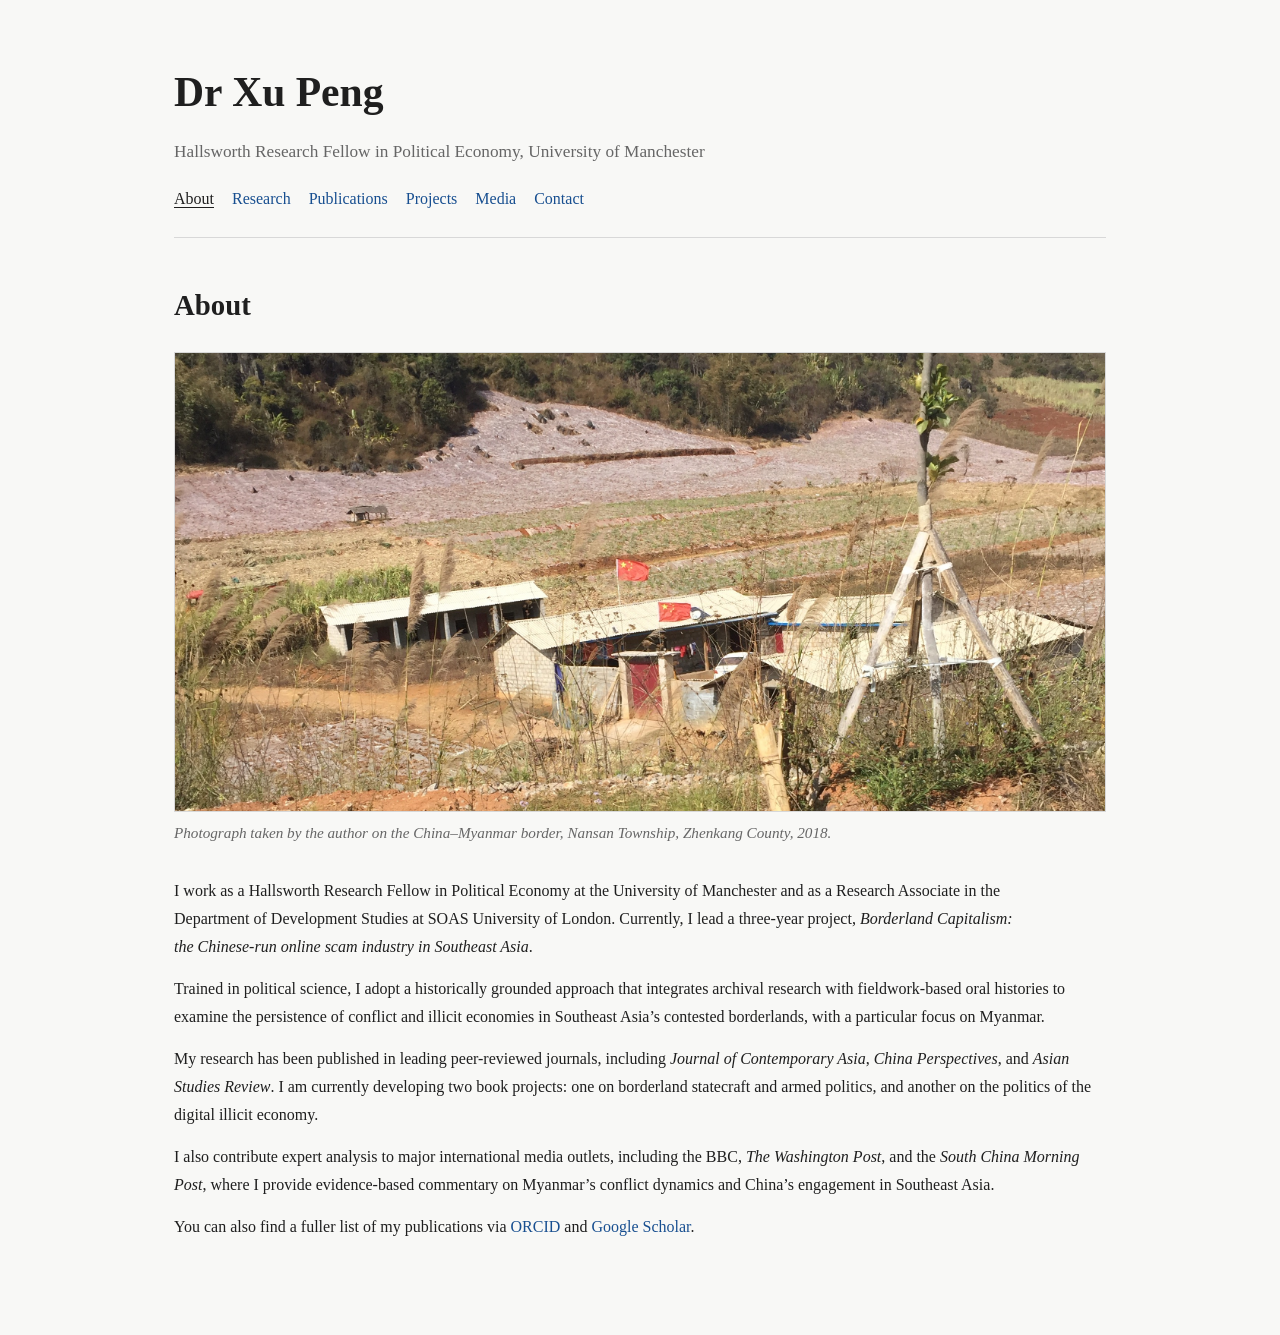
<file: index.html>
<!DOCTYPE html>
<html lang="en">
<head>
  <meta charset="UTF-8" />
  <meta name="viewport" content="width=device-width, initial-scale=1.0" />
  <title>Dr Xu Peng | About</title>
  <link rel="stylesheet" href="style.css" />
</head>
<body>
  <div class="container">
    <header class="site-header">
      <div class="site-title">Dr Xu Peng</div>
      <div class="site-subtitle">Hallsworth Research Fellow in Political Economy, University of Manchester</div>
      <nav class="site-nav">
        <a href="index.html" class="active">About</a>
        <a href="research.html">Research</a>
        <a href="publications.html">Publications</a>
        <a href="projects.html">Projects</a>
        <a href="media.html">Media</a>
        <a href="contact.html">Contact</a>
      </nav>
    </header>

    <main>
      <h1>About</h1>

      <figure class="hero-figure">
        <img src="nansan-2018.jpg" alt="Village landscape on the China–Myanmar border near Kokang" class="hero-image" />
        <figcaption class="hero-caption">
          Photograph taken by the author on the China–Myanmar border, Nansan Township, Zhenkang County, 2018.
        </figcaption>
      </figure>

      <p class="page-intro">
        I work as a Hallsworth Research Fellow in Political Economy at the University of Manchester and as a Research Associate in the Department of Development Studies at SOAS University of London. Currently, I lead a three-year project, <em>Borderland Capitalism: the Chinese-run online scam industry in Southeast Asia</em>.
      </p>

      <p>
        Trained in political science, I adopt a historically grounded approach that integrates archival research with fieldwork-based oral histories to examine the persistence of conflict and illicit economies in Southeast Asia’s contested borderlands, with a particular focus on Myanmar.
      </p>

      <p>
        My research has been published in leading peer-reviewed journals, including <em>Journal of Contemporary Asia</em>, <em>China Perspectives</em>, and <em>Asian Studies Review</em>. I am currently developing two book projects: one on borderland statecraft and armed politics, and another on the politics of the digital illicit economy.
      </p>

      <p>
        I also contribute expert analysis to major international media outlets, including the BBC, <em>The Washington Post</em>, and the <em>South China Morning Post</em>, where I provide evidence-based commentary on Myanmar’s conflict dynamics and China’s engagement in Southeast Asia.
        <p>
  You can also find a fuller list of my publications via
  <a href="https://orcid.org/0000-0003-1635-3743" target="_blank" rel="noopener noreferrer">ORCID</a>
  and
  <a href="https://scholar.google.com/citations?user=LtWZaokAAAAJ&hl=en" target="_blank" rel="noopener noreferrer">Google Scholar</a>.
</p>
      </p>
    </main>
  </div>
</body>
</html>
</file>
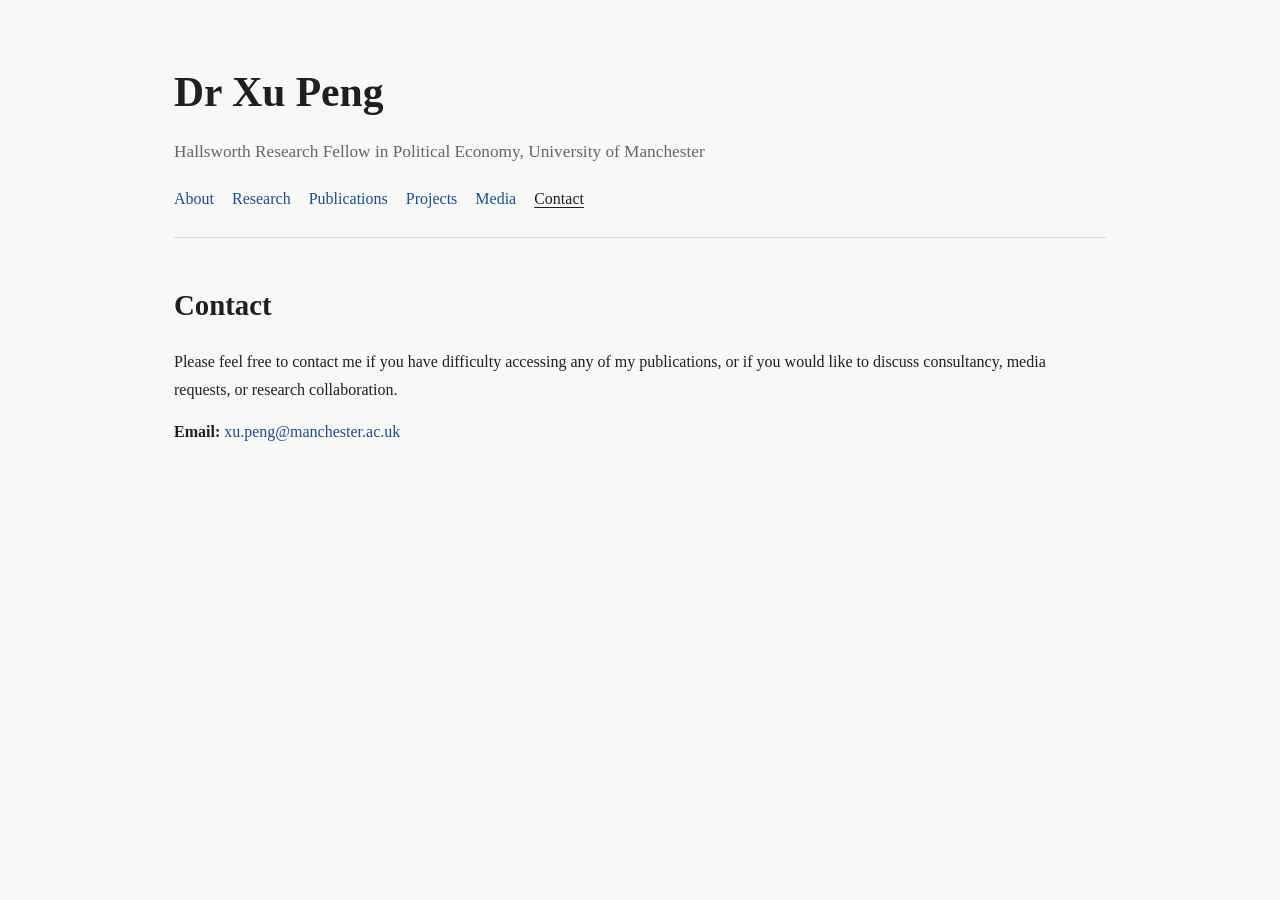
<file: contact.html>
<!DOCTYPE html>
<html lang="en">
<head>
  <meta charset="UTF-8" />
  <meta name="viewport" content="width=device-width, initial-scale=1.0" />
  <title>Dr Xu Peng | Contact</title>
  <link rel="stylesheet" href="style.css" />
</head>
<body>
  <div class="container">
    <header class="site-header">
      <div class="site-title">Dr Xu Peng</div>
      <div class="site-subtitle">Hallsworth Research Fellow in Political Economy, University of Manchester</div>
      <nav class="site-nav">
        <a href="index.html">About</a>
        <a href="research.html">Research</a>
        <a href="publications.html">Publications</a>
        <a href="projects.html">Projects</a>
        <a href="media.html">Media</a>
        <a href="contact.html" class="active">Contact</a>
      </nav>
    </header>

    <main>
      <h1>Contact</h1>

      <p>
        Please feel free to contact me if you have difficulty accessing any of my publications, or if you would like to discuss consultancy, media requests, or research collaboration.
      </p>

      <p>
        <strong>Email:</strong>
        <a href="mailto:xu.peng@manchester.ac.uk">xu.peng@manchester.ac.uk</a>
      </p>
    </main>
  </div>
</body>
</html>
</file>
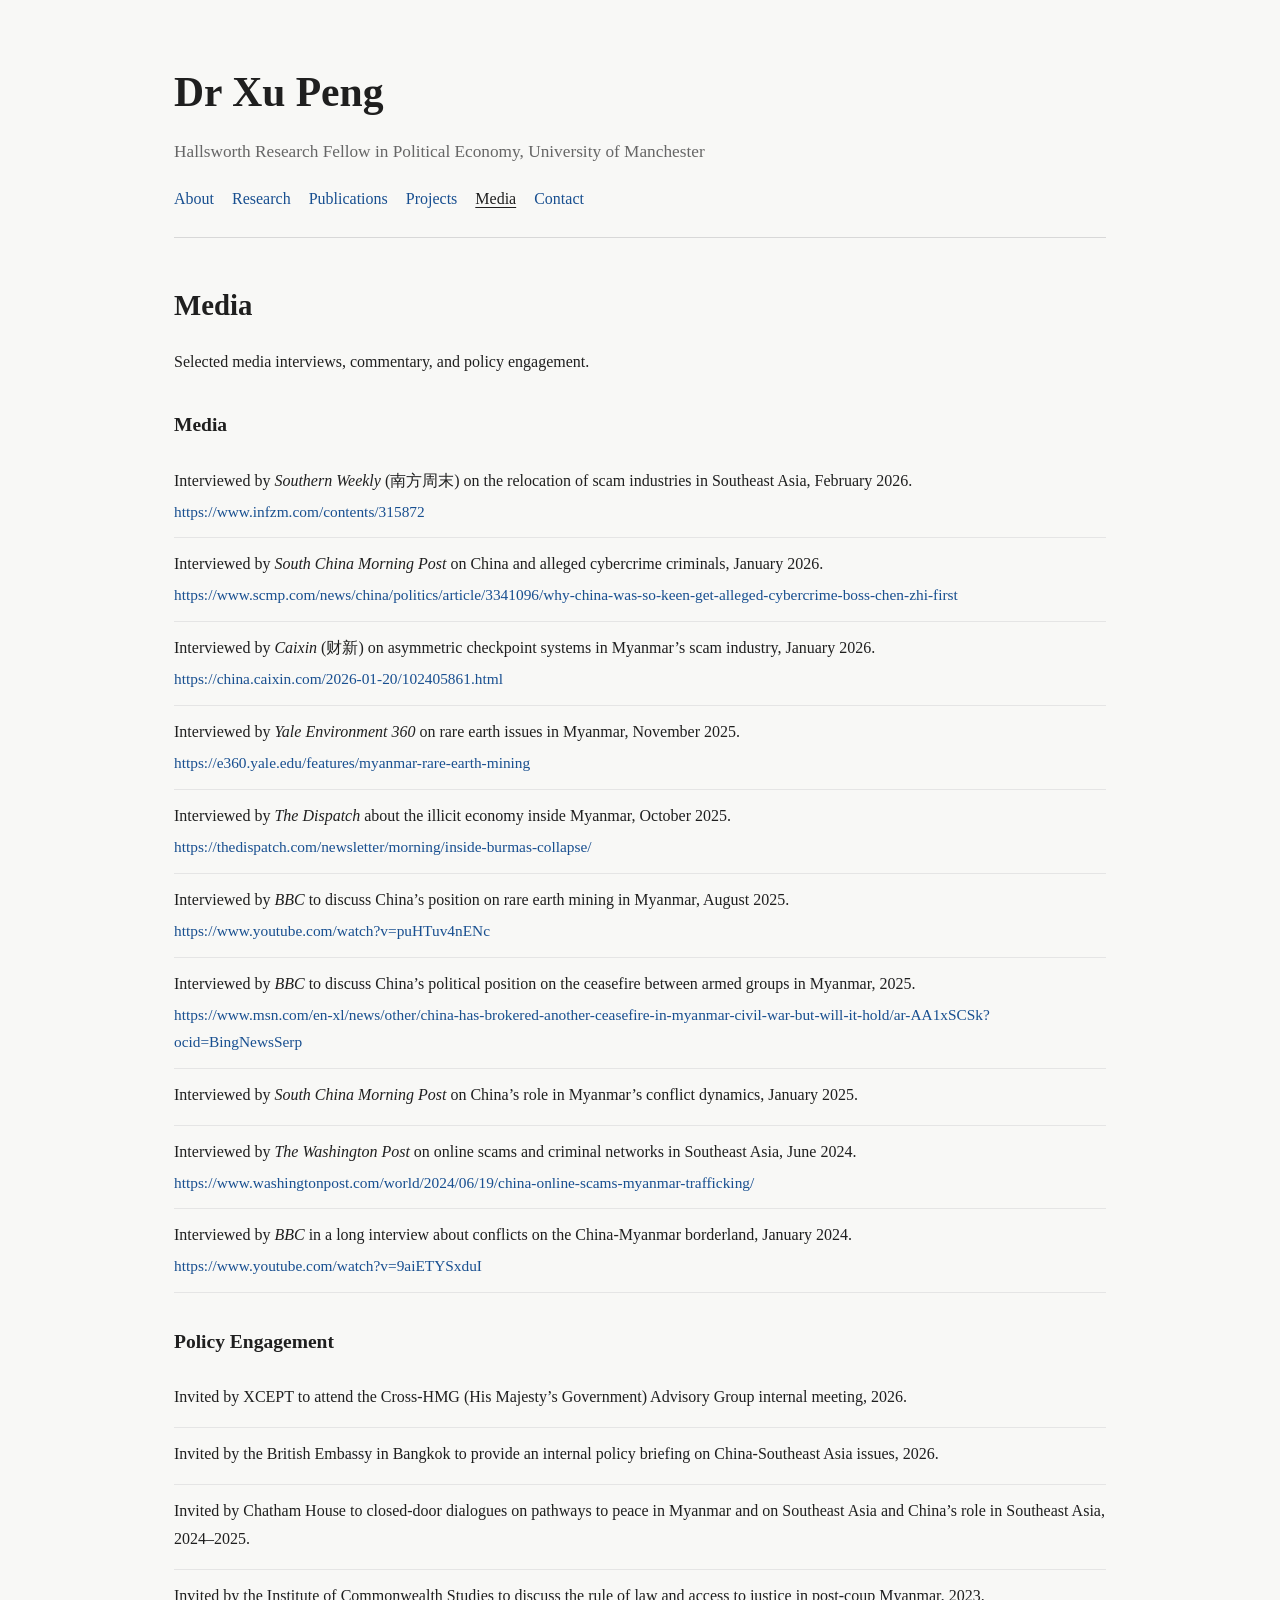
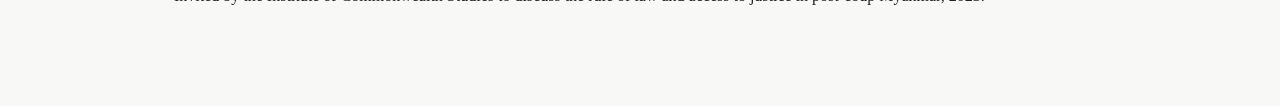
<file: media.html>
<!DOCTYPE html>
<html lang="en">
<head>
  <meta charset="UTF-8" />
  <meta name="viewport" content="width=device-width, initial-scale=1.0" />
  <title>Dr Xu Peng | Media</title>
  <link rel="stylesheet" href="style.css" />
  <style>
    .media-entry {
      padding: 12px 0;
      border-bottom: 1px solid #e5e5e5;
    }

    .media-entry:last-child {
      border-bottom: none;
    }

    .media-citation {
      margin-bottom: 4px;
    }

    .media-link {
      color: var(--muted);
      font-size: 0.96rem;
      word-break: break-word;
    }

    .media-link a {
      color: var(--link);
    }
  </style>
</head>
<body>
  <div class="container">
    <header class="site-header">
      <div class="site-title">Dr Xu Peng</div>
      <div class="site-subtitle">Hallsworth Research Fellow in Political Economy, University of Manchester</div>
      <nav class="site-nav">
        <a href="index.html">About</a>
        <a href="research.html">Research</a>
        <a href="publications.html">Publications</a>
        <a href="projects.html">Projects</a>
        <a href="media.html" class="active">Media</a>
        <a href="contact.html">Contact</a>
      </nav>
    </header>

    <main>
      <h1>Media</h1>
      <p class="page-intro">
        Selected media interviews, commentary, and policy engagement.
      </p>

      <h2>Media</h2>

      <div class="media-entry">
        <div class="media-citation">
          Interviewed by <em>Southern Weekly</em> (南方周末) on the relocation of scam industries in Southeast Asia, February 2026.
        </div>
        <div class="media-link">
          <a href="https://www.infzm.com/contents/315872" target="_blank" rel="noopener noreferrer">https://www.infzm.com/contents/315872</a>
        </div>
      </div>

      <div class="media-entry">
        <div class="media-citation">
          Interviewed by <em>South China Morning Post</em> on China and alleged cybercrime criminals, January 2026.
        </div>
        <div class="media-link">
          <a href="https://www.scmp.com/news/china/politics/article/3341096/why-china-was-so-keen-get-alleged-cybercrime-boss-chen-zhi-first" target="_blank" rel="noopener noreferrer">https://www.scmp.com/news/china/politics/article/3341096/why-china-was-so-keen-get-alleged-cybercrime-boss-chen-zhi-first</a>
        </div>
      </div>

      <div class="media-entry">
        <div class="media-citation">
          Interviewed by <em>Caixin</em> (财新) on asymmetric checkpoint systems in Myanmar’s scam industry, January 2026.
        </div>
        <div class="media-link">
          <a href="https://china.caixin.com/2026-01-20/102405861.html" target="_blank" rel="noopener noreferrer">https://china.caixin.com/2026-01-20/102405861.html</a>
        </div>
      </div>

      <div class="media-entry">
        <div class="media-citation">
          Interviewed by <em>Yale Environment 360</em> on rare earth issues in Myanmar, November 2025.
        </div>
        <div class="media-link">
          <a href="https://e360.yale.edu/features/myanmar-rare-earth-mining" target="_blank" rel="noopener noreferrer">https://e360.yale.edu/features/myanmar-rare-earth-mining</a>
        </div>
      </div>

      <div class="media-entry">
        <div class="media-citation">
          Interviewed by <em>The Dispatch</em> about the illicit economy inside Myanmar, October 2025.
        </div>
        <div class="media-link">
          <a href="https://thedispatch.com/newsletter/morning/inside-burmas-collapse/" target="_blank" rel="noopener noreferrer">https://thedispatch.com/newsletter/morning/inside-burmas-collapse/</a>
        </div>
      </div>

      <div class="media-entry">
        <div class="media-citation">
          Interviewed by <em>BBC</em> to discuss China’s position on rare earth mining in Myanmar, August 2025.
        </div>
        <div class="media-link">
          <a href="https://www.youtube.com/watch?v=puHTuv4nENc" target="_blank" rel="noopener noreferrer">https://www.youtube.com/watch?v=puHTuv4nENc</a>
        </div>
      </div>

      <div class="media-entry">
        <div class="media-citation">
          Interviewed by <em>BBC</em> to discuss China’s political position on the ceasefire between armed groups in Myanmar, 2025.
        </div>
        <div class="media-link">
          <a href="https://www.msn.com/en-xl/news/other/china-has-brokered-another-ceasefire-in-myanmar-civil-war-but-will-it-hold/ar-AA1xSCSk?ocid=BingNewsSerp" target="_blank" rel="noopener noreferrer">https://www.msn.com/en-xl/news/other/china-has-brokered-another-ceasefire-in-myanmar-civil-war-but-will-it-hold/ar-AA1xSCSk?ocid=BingNewsSerp</a>
        </div>
      </div>

      <div class="media-entry">
        <div class="media-citation">
          Interviewed by <em>South China Morning Post</em> on China’s role in Myanmar’s conflict dynamics, January 2025.
        </div>
      </div>

      <div class="media-entry">
        <div class="media-citation">
          Interviewed by <em>The Washington Post</em> on online scams and criminal networks in Southeast Asia, June 2024.
        </div>
        <div class="media-link">
          <a href="https://www.washingtonpost.com/world/2024/06/19/china-online-scams-myanmar-trafficking/" target="_blank" rel="noopener noreferrer">https://www.washingtonpost.com/world/2024/06/19/china-online-scams-myanmar-trafficking/</a>
        </div>
      </div>

      <div class="media-entry">
        <div class="media-citation">
          Interviewed by <em>BBC</em> in a long interview about conflicts on the China-Myanmar borderland, January 2024.
        </div>
        <div class="media-link">
          <a href="https://www.youtube.com/watch?v=9aiETYSxduI" target="_blank" rel="noopener noreferrer">https://www.youtube.com/watch?v=9aiETYSxduI</a>
        </div>
      </div>

      <h2>Policy Engagement</h2>

      <div class="media-entry">
        <div class="media-citation">
          Invited by XCEPT to attend the Cross-HMG (His Majesty’s Government) Advisory Group internal meeting, 2026.
        </div>
      </div>

      <div class="media-entry">
        <div class="media-citation">
          Invited by the British Embassy in Bangkok to provide an internal policy briefing on China-Southeast Asia issues, 2026.
        </div>
      </div>

      <div class="media-entry">
        <div class="media-citation">
          Invited by Chatham House to closed-door dialogues on pathways to peace in Myanmar and on Southeast Asia and China’s role in Southeast Asia, 2024–2025.
        </div>
      </div>

      <div class="media-entry">
        <div class="media-citation">
          Invited by the Institute of Commonwealth Studies to discuss the rule of law and access to justice in post-coup Myanmar, 2023.
        </div>
      </div>
    </main>
  </div>
</body>
</html>
</file>
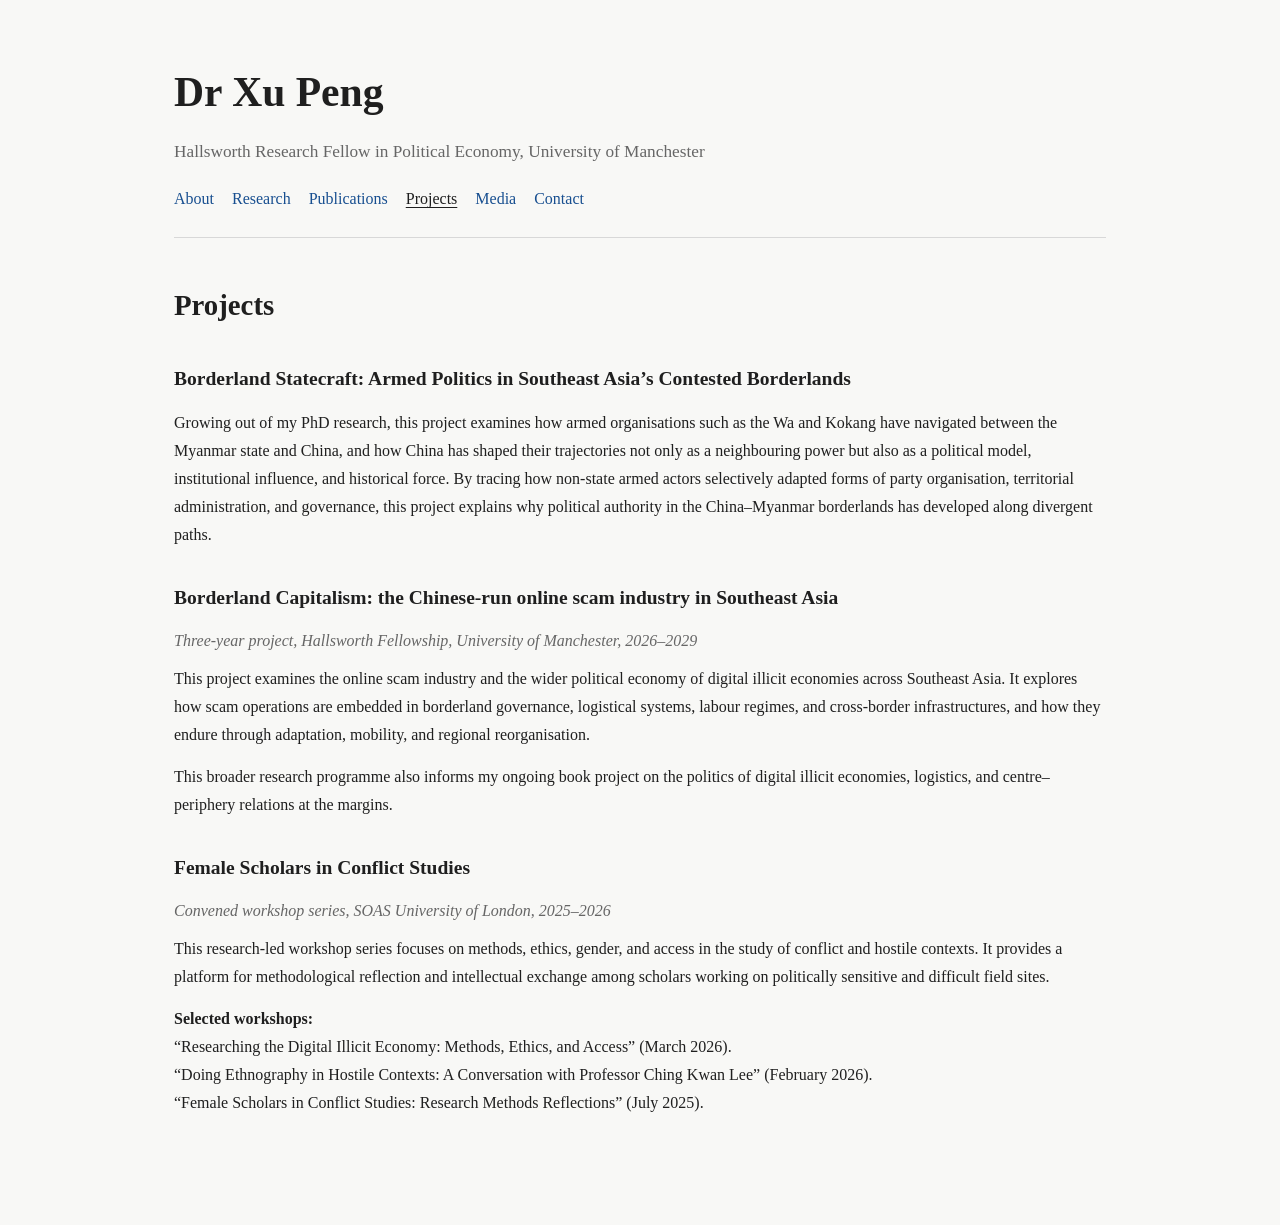
<file: projects.html>
<!DOCTYPE html>
<html lang="en">
<head>
  <meta charset="UTF-8" />
  <meta name="viewport" content="width=device-width, initial-scale=1.0" />
  <title>Dr Xu Peng | Projects</title>
  <link rel="stylesheet" href="style.css" />
</head>
<body>
  <div class="container">
    <header class="site-header">
      <div class="site-title">Dr Xu Peng</div>
      <div class="site-subtitle">Hallsworth Research Fellow in Political Economy, University of Manchester</div>
      <nav class="site-nav">
        <a href="index.html">About</a>
        <a href="research.html">Research</a>
        <a href="publications.html">Publications</a>
        <a href="projects.html" class="active">Projects</a>
        <a href="media.html">Media</a>
        <a href="contact.html">Contact</a>
      </nav>
    </header>

    <main>
      <h1>Projects</h1>

      <div class="section-block">
        <h2>Borderland Statecraft: Armed Politics in Southeast Asia’s Contested Borderlands</h2>
        <p>
          Growing out of my PhD research, this project examines how armed organisations such as the Wa and Kokang have navigated between the Myanmar state and China, and how China has shaped their trajectories not only as a neighbouring power but also as a political model, institutional influence, and historical force. By tracing how non-state armed actors selectively adapted forms of party organisation, territorial administration, and governance, this project explains why political authority in the China–Myanmar borderlands has developed along divergent paths.
        </p>
      </div>

      <div class="section-block">
        <h2>Borderland Capitalism: the Chinese-run online scam industry in Southeast Asia</h2>
        <p class="meta">Three-year project, Hallsworth Fellowship, University of Manchester, 2026–2029</p>
        <p>
          This project examines the online scam industry and the wider political economy of digital illicit economies across Southeast Asia. It explores how scam operations are embedded in borderland governance, logistical systems, labour regimes, and cross-border infrastructures, and how they endure through adaptation, mobility, and regional reorganisation.
        </p>
        <p>
          This broader research programme also informs my ongoing book project on the politics of digital illicit economies, logistics, and centre–periphery relations at the margins.
        </p>
      </div>

      <div class="section-block">
        <h2>Female Scholars in Conflict Studies</h2>
        <p class="meta">Convened workshop series, SOAS University of London, 2025–2026</p>
        <p>
          This research-led workshop series focuses on methods, ethics, gender, and access in the study of conflict and hostile contexts. It provides a platform for methodological reflection and intellectual exchange among scholars working on politically sensitive and difficult field sites.
        </p>
        <p>
          <strong>Selected workshops:</strong><br>
          “Researching the Digital Illicit Economy: Methods, Ethics, and Access” (March 2026).<br>
          “Doing Ethnography in Hostile Contexts: A Conversation with Professor Ching Kwan Lee” (February 2026).<br>
          “Female Scholars in Conflict Studies: Research Methods Reflections” (July 2025).
        </p>
      </div>
    </main>
  </div>
</body>
</html>
</file>
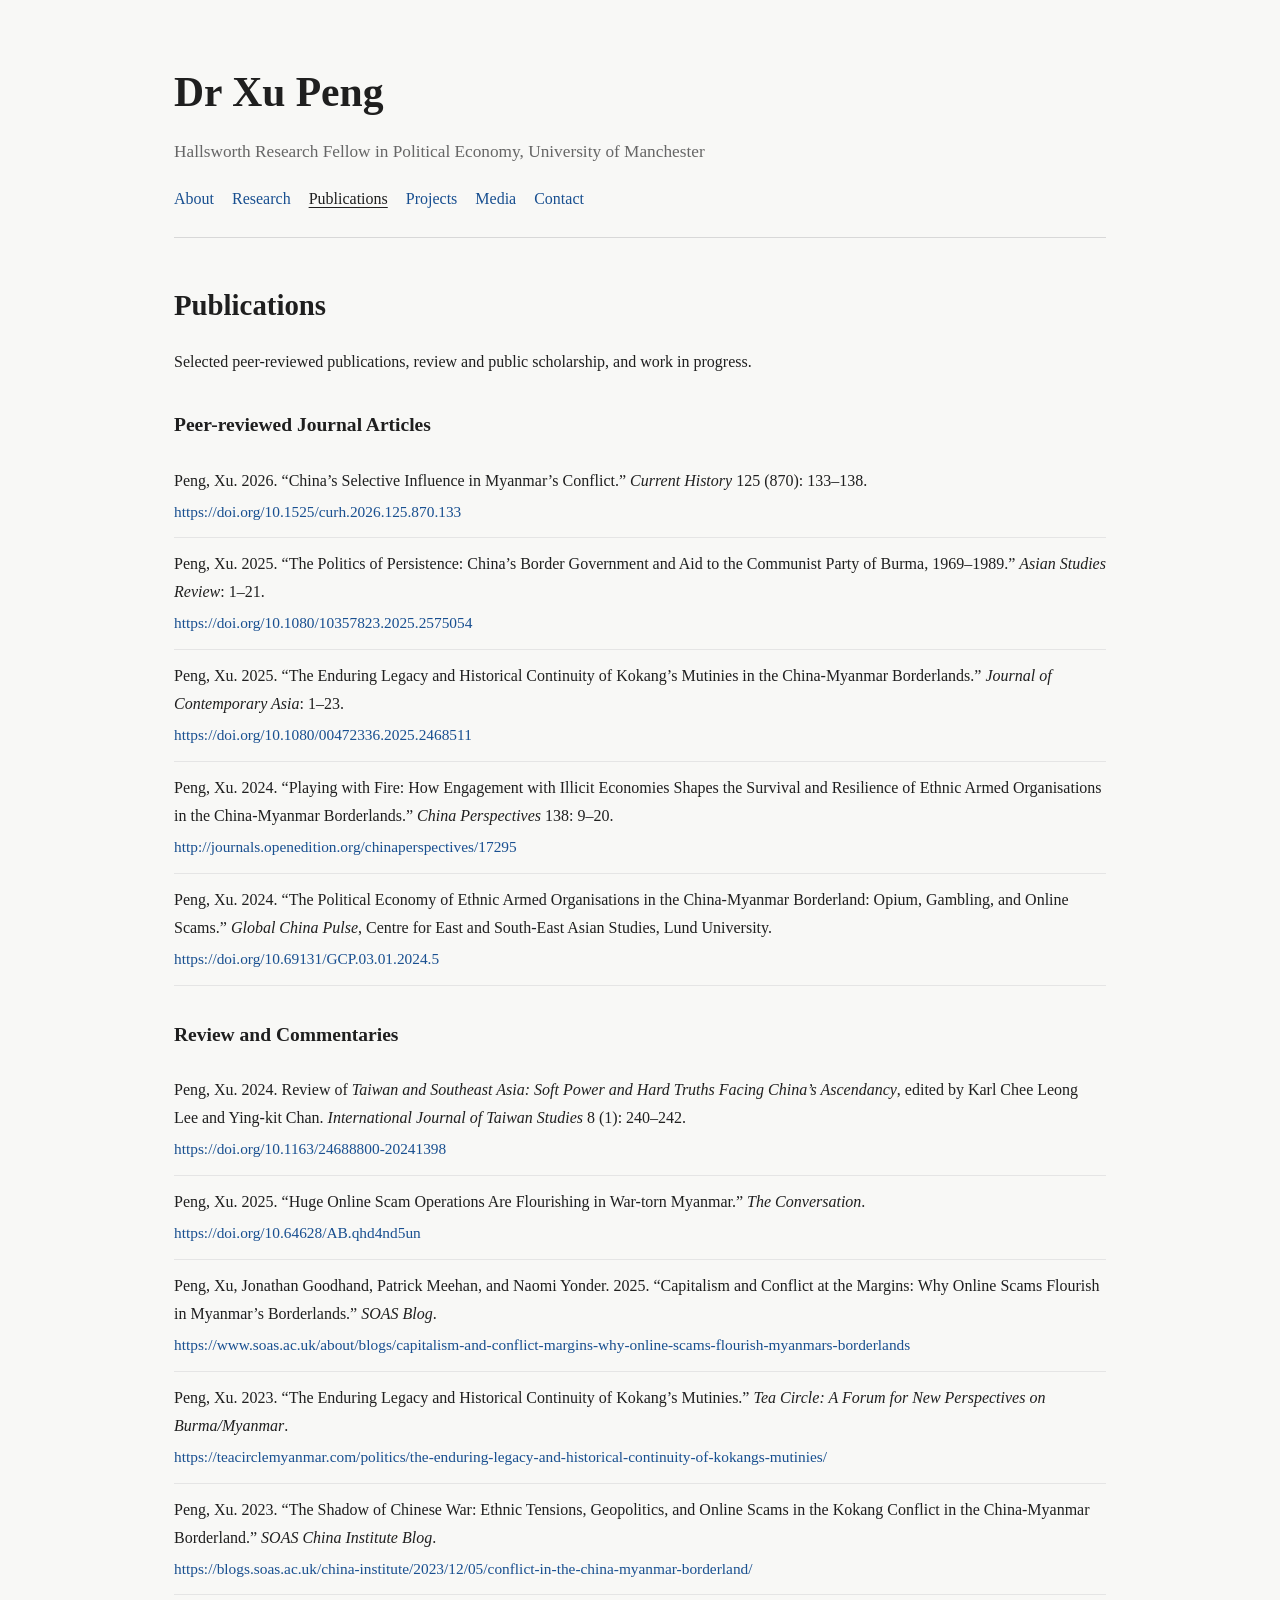
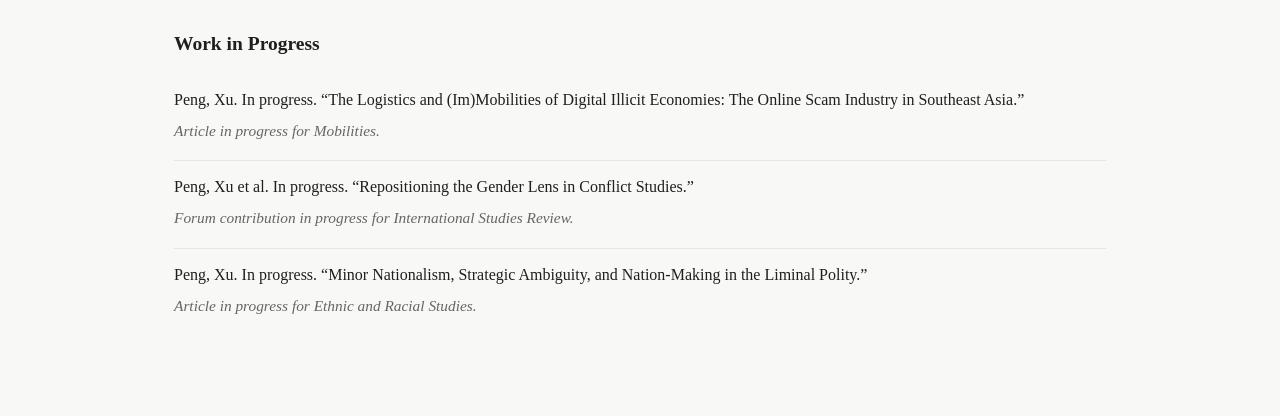
<file: publications.html>
<!DOCTYPE html>
<html lang="en">
<head>
  <meta charset="UTF-8" />
  <meta name="viewport" content="width=device-width, initial-scale=1.0" />
  <title>Dr Xu Peng | Publications</title>
  <link rel="stylesheet" href="style.css" />
  <style>
    .pub-entry {
      padding: 12px 0;
      border-bottom: 1px solid #e5e5e5;
    }

    .pub-entry:last-child {
      border-bottom: none;
    }

    .pub-citation {
      margin-bottom: 4px;
    }

    .pub-status {
      color: var(--muted);
      font-size: 0.96rem;
      margin-bottom: 4px;
      font-style: italic;
    }

    .pub-link {
      color: var(--muted);
      font-size: 0.96rem;
      word-break: break-word;
    }

    .pub-link a {
      color: var(--link);
    }
  </style>
</head>
<body>
  <div class="container">
    <header class="site-header">
      <div class="site-title">Dr Xu Peng</div>
      <div class="site-subtitle">Hallsworth Research Fellow in Political Economy, University of Manchester</div>
      <nav class="site-nav">
        <a href="index.html">About</a>
        <a href="research.html">Research</a>
        <a href="publications.html" class="active">Publications</a>
        <a href="projects.html">Projects</a>
        <a href="media.html">Media</a>
        <a href="contact.html">Contact</a>
      </nav>
    </header>

    <main>
      <h1>Publications</h1>
      <p class="page-intro">
        Selected peer-reviewed publications, review and public scholarship, and work in progress.
      </p>

      <h2>Peer-reviewed Journal Articles</h2>

      <div class="pub-entry">
        <div class="pub-citation">
          Peng, Xu. 2026. “China’s Selective Influence in Myanmar’s Conflict.” <em>Current History</em> 125 (870): 133–138.
        </div>
        <div class="pub-link">
          <a href="https://doi.org/10.1525/curh.2026.125.870.133" target="_blank" rel="noopener noreferrer">https://doi.org/10.1525/curh.2026.125.870.133</a>
        </div>
      </div>

      <div class="pub-entry">
        <div class="pub-citation">
          Peng, Xu. 2025. “The Politics of Persistence: China’s Border Government and Aid to the Communist Party of Burma, 1969–1989.” <em>Asian Studies Review</em>: 1–21.
        </div>
        <div class="pub-link">
          <a href="https://doi.org/10.1080/10357823.2025.2575054" target="_blank" rel="noopener noreferrer">https://doi.org/10.1080/10357823.2025.2575054</a>
        </div>
      </div>

      <div class="pub-entry">
        <div class="pub-citation">
          Peng, Xu. 2025. “The Enduring Legacy and Historical Continuity of Kokang’s Mutinies in the China-Myanmar Borderlands.” <em>Journal of Contemporary Asia</em>: 1–23.
        </div>
        <div class="pub-link">
          <a href="https://doi.org/10.1080/00472336.2025.2468511" target="_blank" rel="noopener noreferrer">https://doi.org/10.1080/00472336.2025.2468511</a>
        </div>
      </div>

      <div class="pub-entry">
        <div class="pub-citation">
          Peng, Xu. 2024. “Playing with Fire: How Engagement with Illicit Economies Shapes the Survival and Resilience of Ethnic Armed Organisations in the China-Myanmar Borderlands.” <em>China Perspectives</em> 138: 9–20.
        </div>
        <div class="pub-link">
          <a href="http://journals.openedition.org/chinaperspectives/17295" target="_blank" rel="noopener noreferrer">http://journals.openedition.org/chinaperspectives/17295</a>
        </div>
      </div>

      <div class="pub-entry">
        <div class="pub-citation">
          Peng, Xu. 2024. “The Political Economy of Ethnic Armed Organisations in the China-Myanmar Borderland: Opium, Gambling, and Online Scams.” <em>Global China Pulse</em>, Centre for East and South-East Asian Studies, Lund University.
        </div>
        <div class="pub-link">
          <a href="https://doi.org/10.69131/GCP.03.01.2024.5" target="_blank" rel="noopener noreferrer">https://doi.org/10.69131/GCP.03.01.2024.5</a>
        </div>
      </div>

      <h2>Review and Commentaries</h2>

      <div class="pub-entry">
        <div class="pub-citation">
          Peng, Xu. 2024. Review of <em>Taiwan and Southeast Asia: Soft Power and Hard Truths Facing China’s Ascendancy</em>, edited by Karl Chee Leong Lee and Ying-kit Chan. <em>International Journal of Taiwan Studies</em> 8 (1): 240–242.
        </div>
        <div class="pub-link">
          <a href="https://doi.org/10.1163/24688800-20241398" target="_blank" rel="noopener noreferrer">https://doi.org/10.1163/24688800-20241398</a>
        </div>
      </div>

      <div class="pub-entry">
        <div class="pub-citation">
          Peng, Xu. 2025. “Huge Online Scam Operations Are Flourishing in War-torn Myanmar.” <em>The Conversation</em>.
        </div>
        <div class="pub-link">
          <a href="https://doi.org/10.64628/AB.qhd4nd5un" target="_blank" rel="noopener noreferrer">https://doi.org/10.64628/AB.qhd4nd5un</a>
        </div>
      </div>

      <div class="pub-entry">
        <div class="pub-citation">
          Peng, Xu, Jonathan Goodhand, Patrick Meehan, and Naomi Yonder. 2025. “Capitalism and Conflict at the Margins: Why Online Scams Flourish in Myanmar’s Borderlands.” <em>SOAS Blog</em>.
        </div>
        <div class="pub-link">
          <a href="https://www.soas.ac.uk/about/blogs/capitalism-and-conflict-margins-why-online-scams-flourish-myanmars-borderlands" target="_blank" rel="noopener noreferrer">https://www.soas.ac.uk/about/blogs/capitalism-and-conflict-margins-why-online-scams-flourish-myanmars-borderlands</a>
        </div>
      </div>

      <div class="pub-entry">
        <div class="pub-citation">
          Peng, Xu. 2023. “The Enduring Legacy and Historical Continuity of Kokang’s Mutinies.” <em>Tea Circle: A Forum for New Perspectives on Burma/Myanmar</em>.
        </div>
        <div class="pub-link">
          <a href="https://teacirclemyanmar.com/politics/the-enduring-legacy-and-historical-continuity-of-kokangs-mutinies/" target="_blank" rel="noopener noreferrer">https://teacirclemyanmar.com/politics/the-enduring-legacy-and-historical-continuity-of-kokangs-mutinies/</a>
        </div>
      </div>

      <div class="pub-entry">
        <div class="pub-citation">
          Peng, Xu. 2023. “The Shadow of Chinese War: Ethnic Tensions, Geopolitics, and Online Scams in the Kokang Conflict in the China-Myanmar Borderland.” <em>SOAS China Institute Blog</em>.
        </div>
        <div class="pub-link">
          <a href="https://blogs.soas.ac.uk/china-institute/2023/12/05/conflict-in-the-china-myanmar-borderland/" target="_blank" rel="noopener noreferrer">https://blogs.soas.ac.uk/china-institute/2023/12/05/conflict-in-the-china-myanmar-borderland/</a>
        </div>
      </div>

      <h2>Work in Progress</h2>

      <div class="pub-entry">
        <div class="pub-citation">
          Peng, Xu. In progress. “The Logistics and (Im)Mobilities of Digital Illicit Economies: The Online Scam Industry in Southeast Asia.”
        </div>
        <div class="pub-status">Article in progress for <em>Mobilities</em>.</div>
      </div>

      <div class="pub-entry">
        <div class="pub-citation">
          Peng, Xu et al. In progress. “Repositioning the Gender Lens in Conflict Studies.”
        </div>
        <div class="pub-status">Forum contribution in progress for <em>International Studies Review</em>.</div>
      </div>

      <div class="pub-entry">
        <div class="pub-citation">
          Peng, Xu. In progress. “Minor Nationalism, Strategic Ambiguity, and Nation-Making in the Liminal Polity.”
        </div>
        <div class="pub-status">Article in progress for <em>Ethnic and Racial Studies</em>.</div>
      </div>
    </main>
  </div>
</body>
</html>
</file>
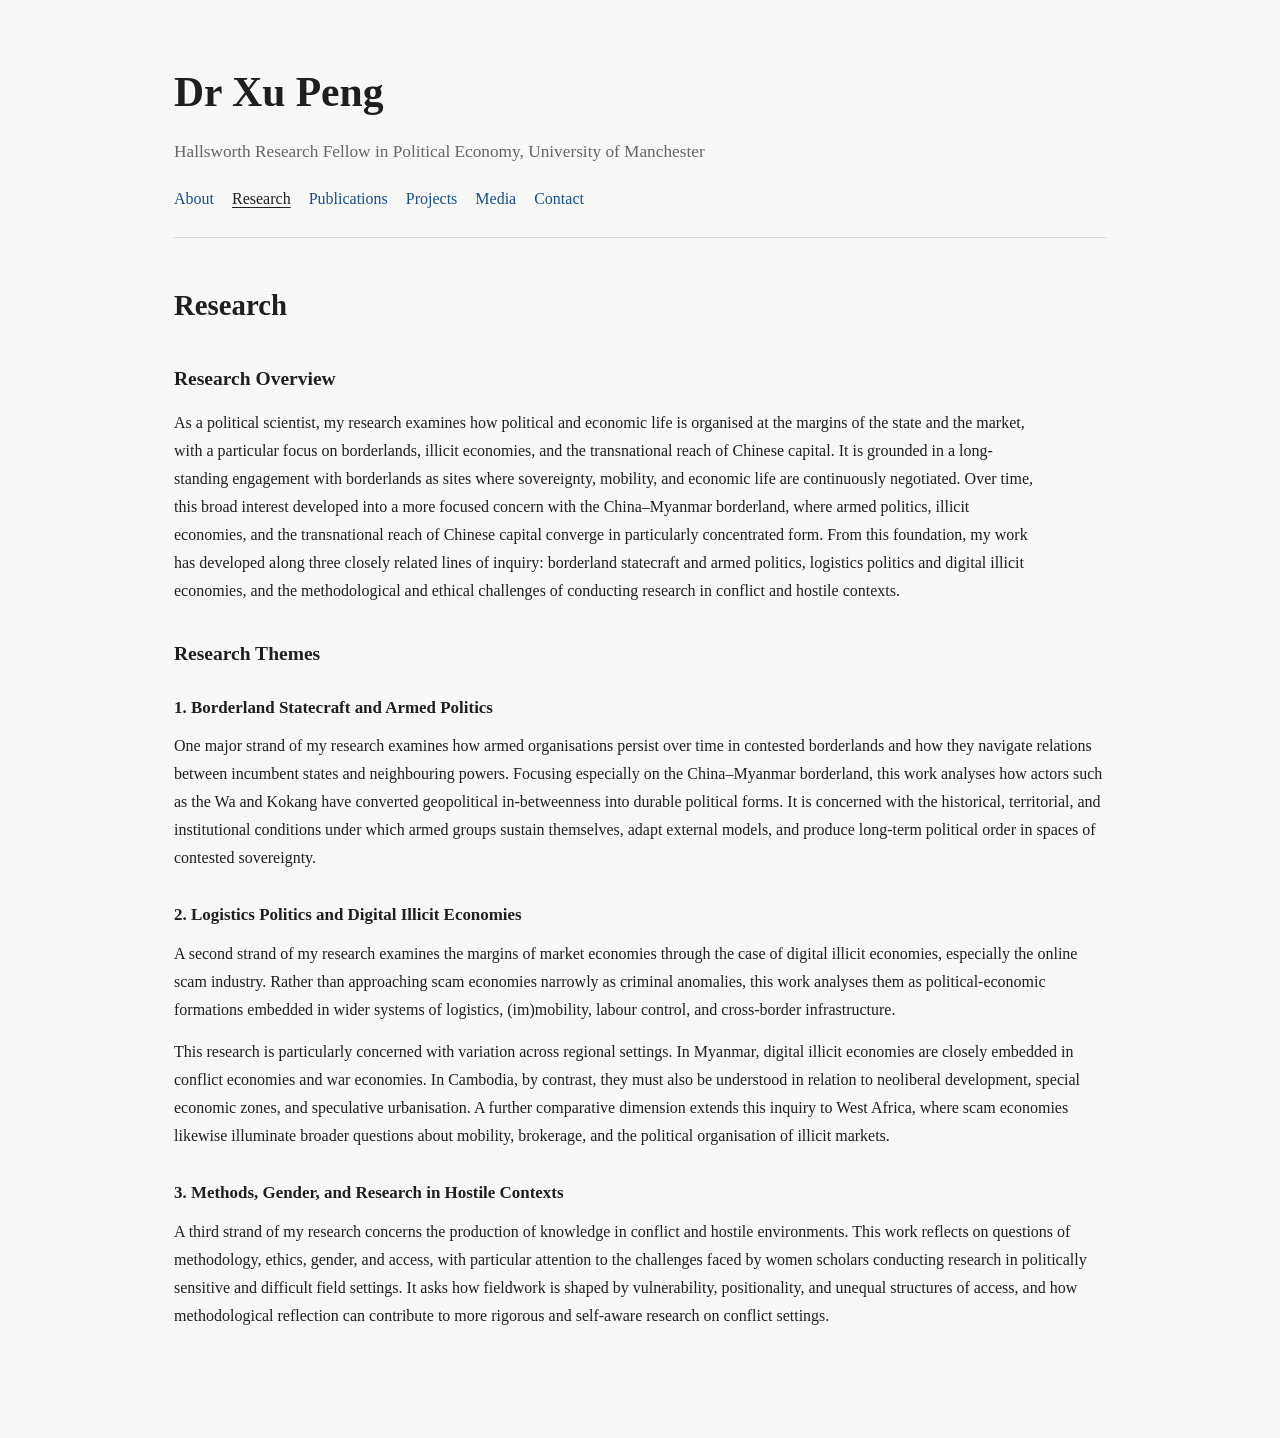
<file: research.html>
<!DOCTYPE html>
<html lang="en">
<head>
  <meta charset="UTF-8" />
  <meta name="viewport" content="width=device-width, initial-scale=1.0" />
  <title>Dr Xu Peng | Research</title>
  <link rel="stylesheet" href="style.css" />
</head>
<body>
  <div class="container">
    <header class="site-header">
      <div class="site-title">Dr Xu Peng</div>
      <div class="site-subtitle">Hallsworth Research Fellow in Political Economy, University of Manchester</div>
      <nav class="site-nav">
        <a href="index.html">About</a>
        <a href="research.html" class="active">Research</a>
        <a href="publications.html">Publications</a>
        <a href="projects.html">Projects</a>
        <a href="media.html">Media</a>
        <a href="contact.html">Contact</a>
      </nav>
    </header>

    <main>
      <h1>Research</h1>

      <h2>Research Overview</h2>
      <p class="page-intro">
        As a political scientist, my research examines how political and economic life is organised at the margins of the state and the market, with a particular focus on borderlands, illicit economies, and the transnational reach of Chinese capital. It is grounded in a long-standing engagement with borderlands as sites where sovereignty, mobility, and economic life are continuously negotiated. Over time, this broad interest developed into a more focused concern with the China–Myanmar borderland, where armed politics, illicit economies, and the transnational reach of Chinese capital converge in particularly concentrated form. From this foundation, my work has developed along three closely related lines of inquiry: borderland statecraft and armed politics, logistics politics and digital illicit economies, and the methodological and ethical challenges of conducting research in conflict and hostile contexts.
      </p>

      <h2>Research Themes</h2>

      <div class="section-block">
        <h3>1. Borderland Statecraft and Armed Politics</h3>
        <p>
          One major strand of my research examines how armed organisations persist over time in contested borderlands and how they navigate relations between incumbent states and neighbouring powers. Focusing especially on the China–Myanmar borderland, this work analyses how actors such as the Wa and Kokang have converted geopolitical in-betweenness into durable political forms. It is concerned with the historical, territorial, and institutional conditions under which armed groups sustain themselves, adapt external models, and produce long-term political order in spaces of contested sovereignty.
        </p>
      </div>

      <div class="section-block">
        <h3>2. Logistics Politics and Digital Illicit Economies</h3>
        <p>
          A second strand of my research examines the margins of market economies through the case of digital illicit economies, especially the online scam industry. Rather than approaching scam economies narrowly as criminal anomalies, this work analyses them as political-economic formations embedded in wider systems of logistics, (im)mobility, labour control, and cross-border infrastructure.
        </p>
        <p>
          This research is particularly concerned with variation across regional settings. In Myanmar, digital illicit economies are closely embedded in conflict economies and war economies. In Cambodia, by contrast, they must also be understood in relation to neoliberal development, special economic zones, and speculative urbanisation. A further comparative dimension extends this inquiry to West Africa, where scam economies likewise illuminate broader questions about mobility, brokerage, and the political organisation of illicit markets.
        </p>
      </div>

      <div class="section-block">
        <h3>3. Methods, Gender, and Research in Hostile Contexts</h3>
        <p>
          A third strand of my research concerns the production of knowledge in conflict and hostile environments. This work reflects on questions of methodology, ethics, gender, and access, with particular attention to the challenges faced by women scholars conducting research in politically sensitive and difficult field settings. It asks how fieldwork is shaped by vulnerability, positionality, and unequal structures of access, and how methodological reflection can contribute to more rigorous and self-aware research on conflict settings.
        </p>
      </div>
    </main>
  </div>
</body>
</html>
</file>
<file: style.css>
:root {
  --bg: #f8f8f6;
  --text: #1f1f1f;
  --muted: #666;
  --line: #d8d8d8;
  --link: #184f90;
  --max: 980px;
}

* {
  box-sizing: border-box;
}

body {
  margin: 0;
  font-family: Georgia, "Times New Roman", serif;
  background: var(--bg);
  color: var(--text);
  line-height: 1.75;
}

.container {
  max-width: var(--max);
  margin: 0 auto;
  padding: 56px 24px 80px;
}

.site-header {
  border-bottom: 1px solid var(--line);
  padding-bottom: 24px;
  margin-bottom: 42px;
}

.site-title {
  font-size: 2.6rem;
  font-weight: 600;
  margin: 0 0 8px 0;
}

.site-subtitle {
  color: var(--muted);
  font-size: 1.08rem;
  margin-bottom: 18px;
}

.site-nav {
  display: flex;
  flex-wrap: wrap;
  gap: 14px 18px;
}

.site-nav a {
  text-decoration: none;
  color: var(--link);
  font-weight: 500;
}

.site-nav a.active {
  color: var(--text);
  text-decoration: underline;
  text-underline-offset: 3px;
}

.site-nav a:hover {
  text-decoration: underline;
  text-underline-offset: 3px;
}

main {
  min-height: 60vh;
}

h1 {
  font-size: 1.8rem;
  margin: 0 0 18px 0;
  font-weight: 600;
}

h2 {
  font-size: 1.22rem;
  margin: 32px 0 12px 0;
  font-weight: 600;
}

h3 {
  font-size: 1.06rem;
  margin: 22px 0 10px 0;
  font-weight: 600;
}

p {
  margin: 0 0 14px 0;
}

a {
  color: var(--link);
  text-decoration: none;
}

a:hover {
  text-decoration: underline;
}

.page-intro {
  max-width: 860px;
}

.hero-box {
  width: 100%;
  min-height: 320px;
  background: linear-gradient(180deg, #e9e5dc 0%, #efefea 100%);
  border: 1px solid var(--line);
  display: flex;
  align-items: center;
  justify-content: center;
  color: var(--muted);
  text-align: center;
  padding: 24px;
  margin: 22px 0 30px 0;
}

.meta {
  color: var(--muted);
  font-style: italic;
  margin-bottom: 10px;
}

.section-block {
  margin-bottom: 28px;
}

.clean-list {
  list-style: none;
  padding: 0;
  margin: 0;
}

.clean-list li {
  padding: 12px 0;
  border-bottom: 1px solid #e5e5e5;
}

.clean-list li:last-child {
  border-bottom: none;
}

.contact-list p {
  margin-bottom: 10px;
}

@media (max-width: 720px) {
  .site-title {
    font-size: 2.1rem;
  }

  .site-subtitle {
    font-size: 1rem;
  }

  .container {
    padding: 40px 18px 64px;
  }

  .hero-box {
    min-height: 220px;
  }
}
figure.hero-figure {
  margin: 22px 0 30px 0;
}

.hero-image {
  width: 100%;
  max-height: 460px;
  object-fit: cover;
  border: 1px solid var(--line);
  display: block;
}

.hero-caption {
  margin-top: 8px;
  color: var(--muted);
  font-size: 0.95rem;
  font-style: italic;
}
</file>
